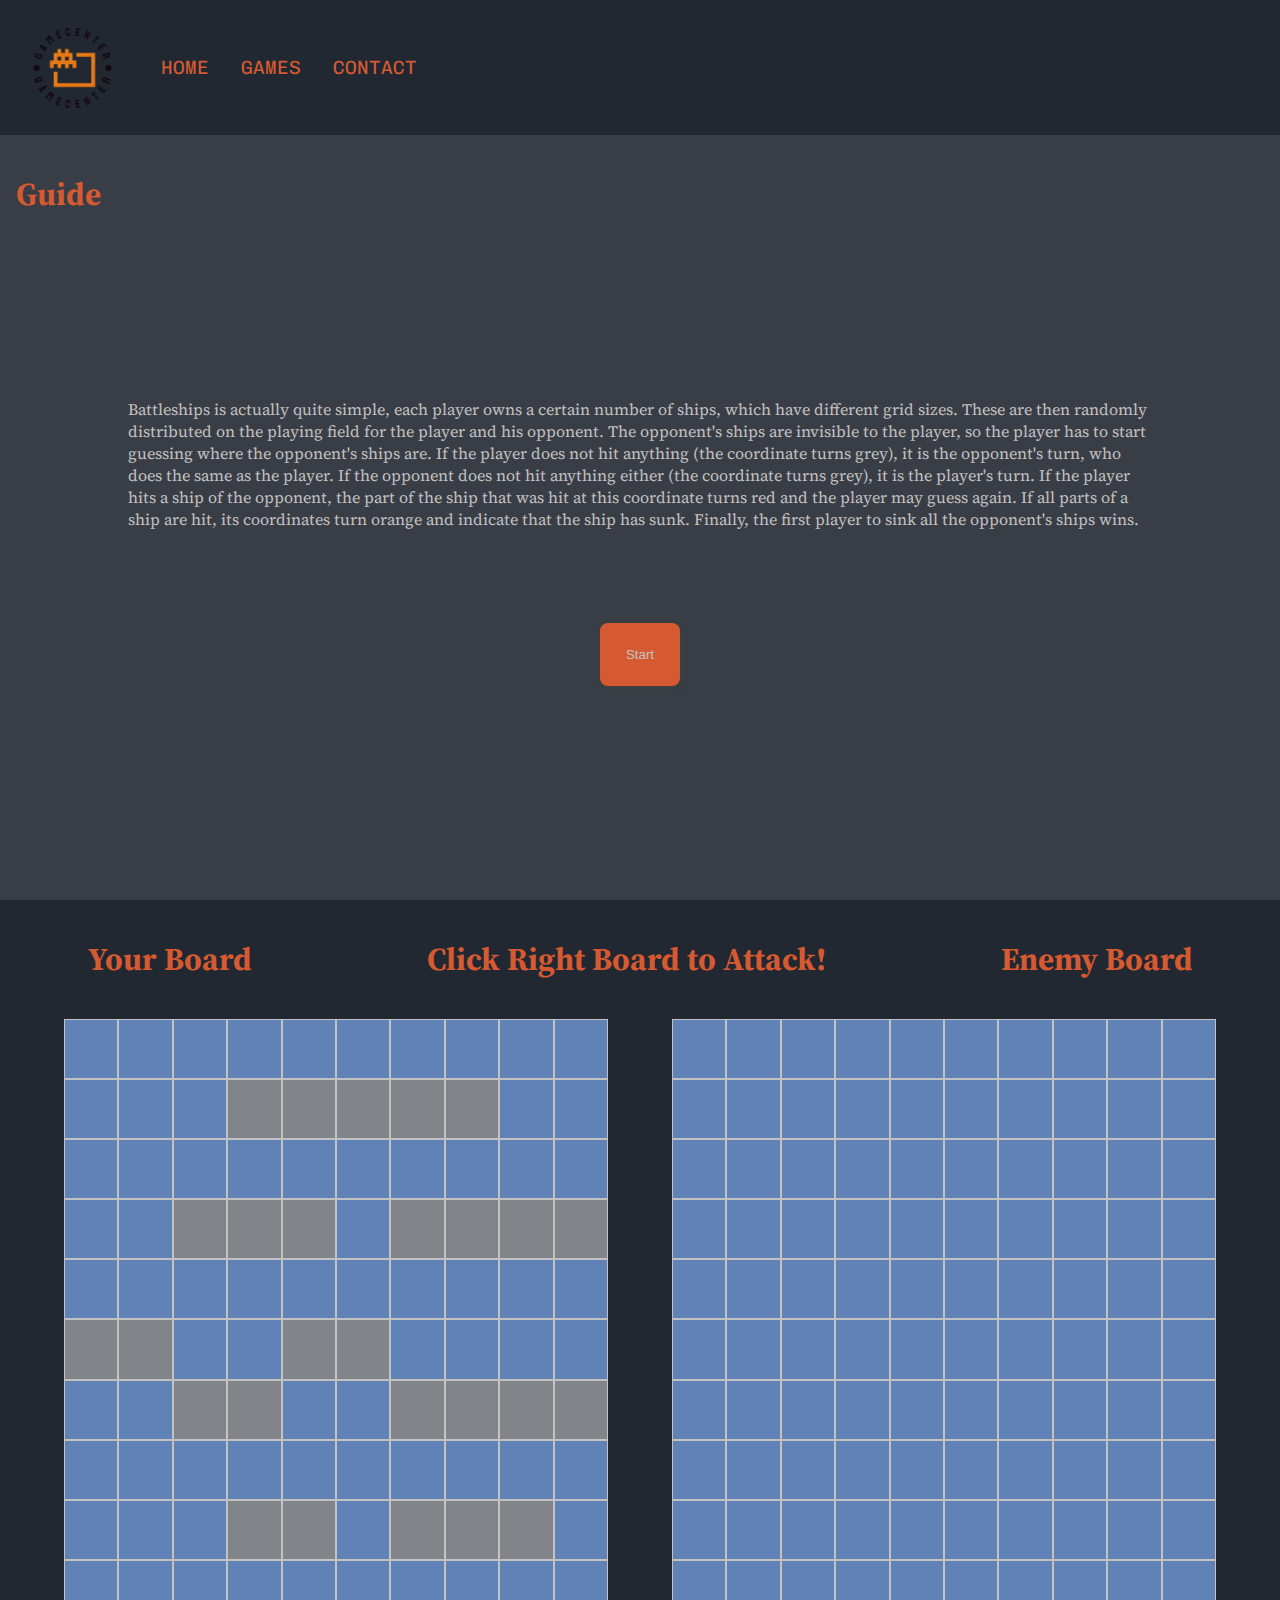
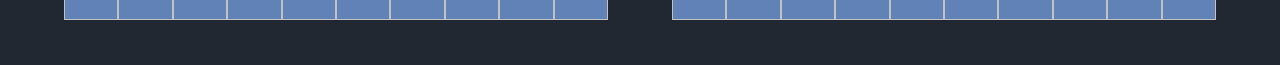
<file: Website/battleship/bs-index.html>
<!DOCTYPE html>
<html lang="en">
  <head>
    <meta charset="UTF-8" />
    <meta http-equiv="X-UA-Compatible" content="IE=edge" />
    <meta name="viewport" content="width=device-width, initial-scale=1.0" />
    <link rel="stylesheet" href="bs-style.css" />
    <title>Battleships</title>
  </head>
  <body>
    <nav>
      <img src="../img/logo-2.png" alt="Logo" />
      <ul id="menu">
        <a href="../index.html#home"><li>HOME</li></a>
        <a href="../index.html#games"><li>GAMES</li></a>
        <a href="../index.html#contact"><li>CONTACT</li></a>
      </ul>
    </nav>
    <div id="guide">
      <h1>Guide</h1>
      <p>
        Battleships is actually quite simple, each player owns a certain number
        of ships, which have different grid sizes. These are then randomly
        distributed on the playing field for the player and his opponent. The
        opponent's ships are invisible to the player, so the player has to start
        guessing where the opponent's ships are. If the player does not hit
        anything (the coordinate turns grey), it is the opponent's turn, who
        does the same as the player. If the opponent does not hit anything
        either (the coordinate turns grey), it is the player's turn. If the
        player hits a ship of the opponent, the part of the ship that was hit at
        this coordinate turns red and the player may guess again. If all parts
        of a ship are hit, its coordinates turn orange and indicate that the
        ship has sunk. Finally, the first player to sink all the opponent's
        ships wins.
      </p>
      <a href="#game"><button>Start</button></a>
    </div>
    <div id="game">
      <div id="boards">
        <h1>Your Board</h1>
        <h1>Click Right Board to Attack!</h1>
        <h1>Enemy Board</h1>
      </div>
      <div class="container">
        <div id="left-board"></div>
        <div id="right-board"></div>
      </div>
    </div>
    <script src="bs-script.js"></script>
  </body>
</html>
</file>
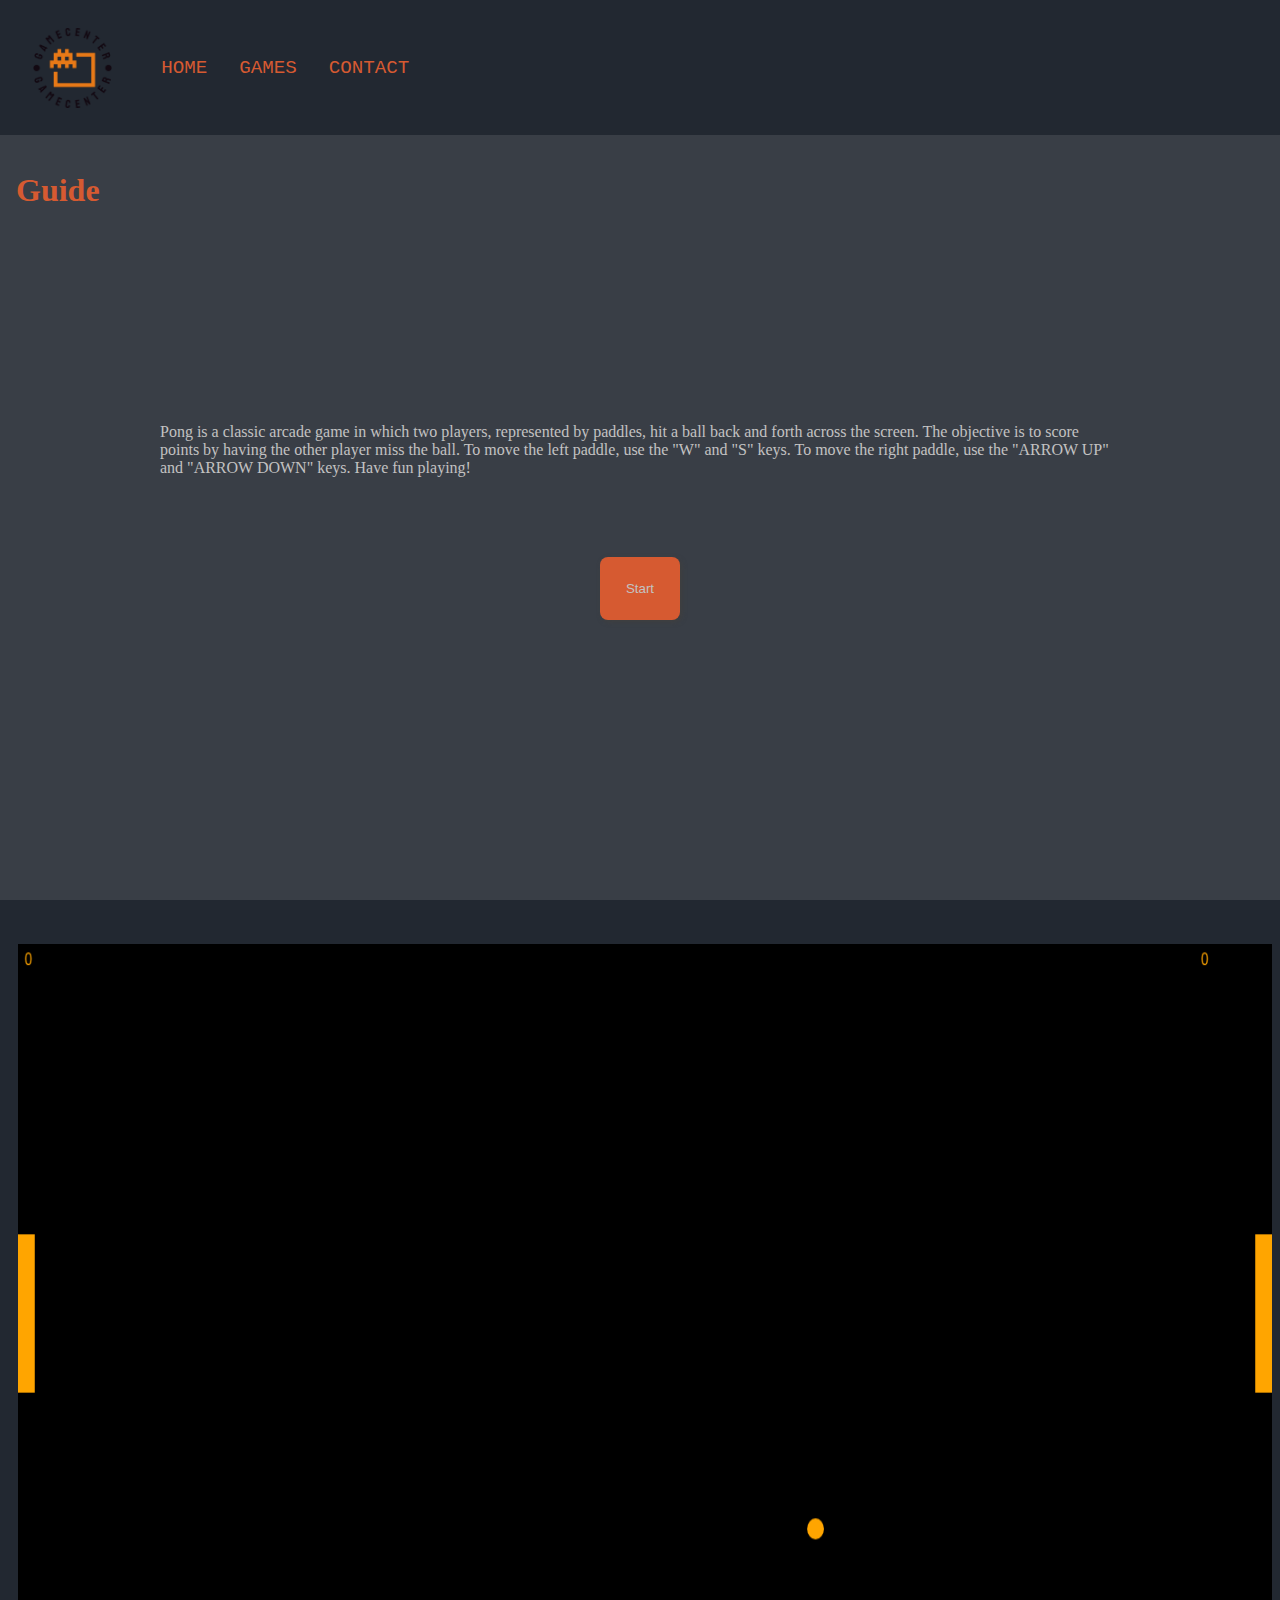
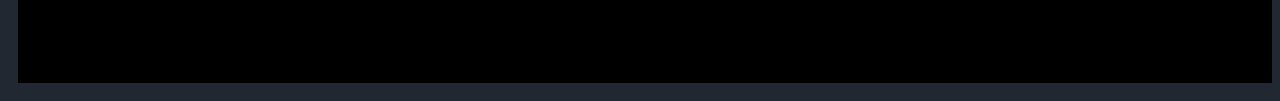
<file: Website/pong/p-index.html>
<!DOCTYPE html>
<html lang="en">
  <head>
    <link rel="stylesheet" href="p-style.css" />
    <meta charset="UTF-8" />
    <meta http-equiv="X-UA-Compatible" content="IE=edge" />
    <meta name="viewport" content="width=device-width, initial-scale=1.0" />
    <link rel="stylesheet" href="p-style.css" />
    <title>Pong</title>
  </head>
  <body>
    <nav>
      <img src="../img/logo-2.png" alt="Logo" />
      <ul id="menu">
        <a href="../index.html#home"><li>HOME</li></a>
        <a href="../index.html#games"><li>GAMES</li></a>
        <a href="../index.html#contact"><li>CONTACT</li></a>
      </ul>
    </nav>
    <div id="guide">
      <h1>Guide</h1>
      <p>
        Pong is a classic arcade game in which two players, represented by
        paddles, hit a ball back and forth across the screen. The objective is
        to score points by having the other player miss the ball. To move the
        left paddle, use the "W" and "S" keys. To move the right paddle, use the
        "ARROW UP" and "ARROW DOWN" keys. Have fun playing!
      </p>
      <a href="#game"><button>Start</button></a>
    </div>
    <div id="gameDiv">
      <canvas id="game" width="1500" height="700"></canvas>
    </div>
    <script src="p-script.js"></script>
  </body>
</html>
</file>
<file: Website/battleship/bs-style.css>
/*======= Fonts: Chivo Mono and Source Serif Pro =======*/
/*    Usage examples:
    font-family: 'Chivo Mono', monospace;
    font-family: 'Source Serif Pro', serif;
*/
@import url("https://fonts.googleapis.com/css2?family=Chivo+Mono&family=Source+Serif+Pro:ital@0;1&display=swap");

:root {
  --main-darkest: #222831;
  --main-dark: #393e46;
  --main-dark-accent: #66778f;
  --main-orange: #d65a31;
  --main-orange-accent: #e68869;

  --main-white: #c3c2c2;
  --color-shadow: rgb(63, 63, 63);
}

html {
  scroll-behavior: smooth;
}

body {
  background-color: rgb(10, 10, 10);
  font-family: "Source Serif Pro", serif;
  margin: 0;
}

a {
  text-decoration: none;
  color: var(--main-orange);
}

a:hover {
  color: var(--main-orange-accent);
  transform: translateY(-2px);
  transition: all 0.3s;
}

h1 {
  padding: 1rem;
  color: var(--main-orange);
}
button,
button:visited,
button:link {
  color: var(--main-white);
  padding: 1.5rem;
  width: 5rem;
  cursor: pointer;
  border: none;
  border-radius: 8px;
  margin: 2rem;
  display: flex;
  text-align: center;
  justify-content: center;

  background: var(--main-orange);
  box-shadow: 2px 2px 5px var(--color-shadow);
  transition: all 0.3s;
  text-align: center;
}
button:hover {
  transform: translateY(-3px);
  box-shadow: 2px 4px 5px var(--color-shadow);
  background: var(--main-orange-accent);
}
button:active {
  transform: translateY(3px);
}

/*--------------Nav--------------*/
nav {
  font-family: "Chivo Mono", monospace;
  display: flex;
  width: 100%;
  height: 15vh;
  align-items: center;
  background-color: var(--main-darkest);

  position: fixed;
  top: 0;
  overflow: hidden;
  z-index: 5;
}

nav > img {
  height: 5rem;
  padding: 1rem;
  border-radius: 10px;
}

nav > ul {
  display: flex;
  flex-direction: row;
  list-style-type: none;
  align-items: center;
  padding: 0;
}

nav > ul > a {
  padding: 1rem;
  font-size: 1.2rem;
}

/*------------------Guide-----------------*/

#guide {
  margin-top: 15vh;
  background-color: var(--main-dark);
  height: calc(100vh - 15vh);
  display: flex;
  flex-direction: column;
}
#guide > p {
  color: var(--main-white);
  padding: 10vw;
  padding-bottom: 5vh;
}

#guide > a {
  margin: 0 auto;
}

/*---------------Game---------------------*/

#game {
  height: 85vh;
  width: 100vw;
  background-color: var(--main-darkest);
  display: flex;
  flex-direction: column;
}

#boards {
  text-align: center;
  align-items: center;
  justify-content: space-around;
  display: flex;
}

.container {
  width: 90%;
  height: 90%;
  display: grid;
  grid-auto-columns: 1fr;
  grid-template-columns: 1fr 1fr;
  grid-template-rows: 1fr;
  gap: 5vh 5vw;
  grid-template-areas: "a b";
  margin: 0 auto;
  padding-bottom: 5vh;
}

#left-board {
  grid-area: a;
  background-color: transparent;
  display: grid;
  grid-template-columns: repeat(10, 1fr);
  grid-template-rows: repeat(10, 1fr);
}
#right-board {
  grid-area: b;
  background-color: transparent;
  display: grid;
  grid-template-columns: repeat(10, 1fr);
  grid-template-rows: repeat(10, 1fr);
}

.grid-cell {
  border: 1px solid var(--main-white);
}
</file>
<file: Website/pong/p-style.css>
canvas {
  background-color: #000000;
}

/*======= Fonts: Chivo Mono and Source Serif Pro =======*/
/*    Usage examples:
    font-family: 'Chivo Mono', monospace;
    font-family: 'Source Serif Pro', serif;
*/
@import url("https://fonts.googleapis.com/css2?family=Chivo+Mono&family=Source+Serif+Pro:ital@0;1&display=swap");

:root {
  --main-darkest: #222831;
  --main-dark: #393e46;
  --main-dark-accent: #66778f;
  --main-orange: #d65a31;
  --main-orange-accent: #e68869;

  --main-white: #c3c2c2;
  --color-shadow: rgb(63, 63, 63);
}

html {
  scroll-behavior: smooth;
}

body {
  background-color: rgb(10, 10, 10);
  font-family: "Source Serif Pro", serif;
  margin: 0;
  overflow: hidden;
}

a {
  text-decoration: none;
  color: var(--main-orange);
}

a:hover {
  color: var(--main-orange-accent);
  transform: translateY(-2px);
  transition: all 0.3s;
}

h1 {
  padding: 1rem;
  color: var(--main-orange);
}
button,
button:visited,
button:link {
  color: var(--main-white);
  padding: 1.5rem;
  width: 5rem;
  cursor: pointer;
  border: none;
  border-radius: 8px;
  margin: 2rem;
  display: flex;
  text-align: center;
  justify-content: center;

  background: var(--main-orange);
  box-shadow: 2px 2px 5px var(--color-shadow);
  transition: all 0.3s;
  text-align: center;
}
button:hover {
  transform: translateY(-3px);
  box-shadow: 2px 4px 5px var(--color-shadow);
  background: var(--main-orange-accent);
}
button:active {
  transform: translateY(3px);
}

/*--------------Nav--------------*/
nav {
  font-family: "Chivo Mono", monospace;
  display: flex;
  width: 100%;
  height: 15vh;
  align-items: center;
  background-color: var(--main-darkest);

  position: fixed;
  top: 0;
  overflow: hidden;
  z-index: 5;
}

nav > img {
  height: 5rem;
  padding: 1rem;
  border-radius: 10px;
}

nav > ul {
  display: flex;
  flex-direction: row;
  list-style-type: none;
  align-items: center;
  padding: 0;
}

nav > ul > a {
  padding: 1rem;
  font-size: 1.2rem;
}

/*------------------Guide-----------------*/

#guide {
  margin-top: 15vh;
  background-color: var(--main-dark);
  height: calc(100vh - 15vh);
  display: flex;
  flex-direction: column;
}
#guide > p {
  color: var(--main-white);
  padding: 10rem;
  padding-bottom: 2rem;
}

#guide > a {
  margin: 0 auto;
}

/*---------------Game---------------------*/

#gameDiv {
  height: 85vh;
  width: 100vw;
  background-color: var(--main-darkest);
  display: flex;
  padding: 2vh;
}

#gameDiv > p {
  color: var(--main-white);
}

#game {
  margin-top: 2%;
  width: 98%;
}
</file>
